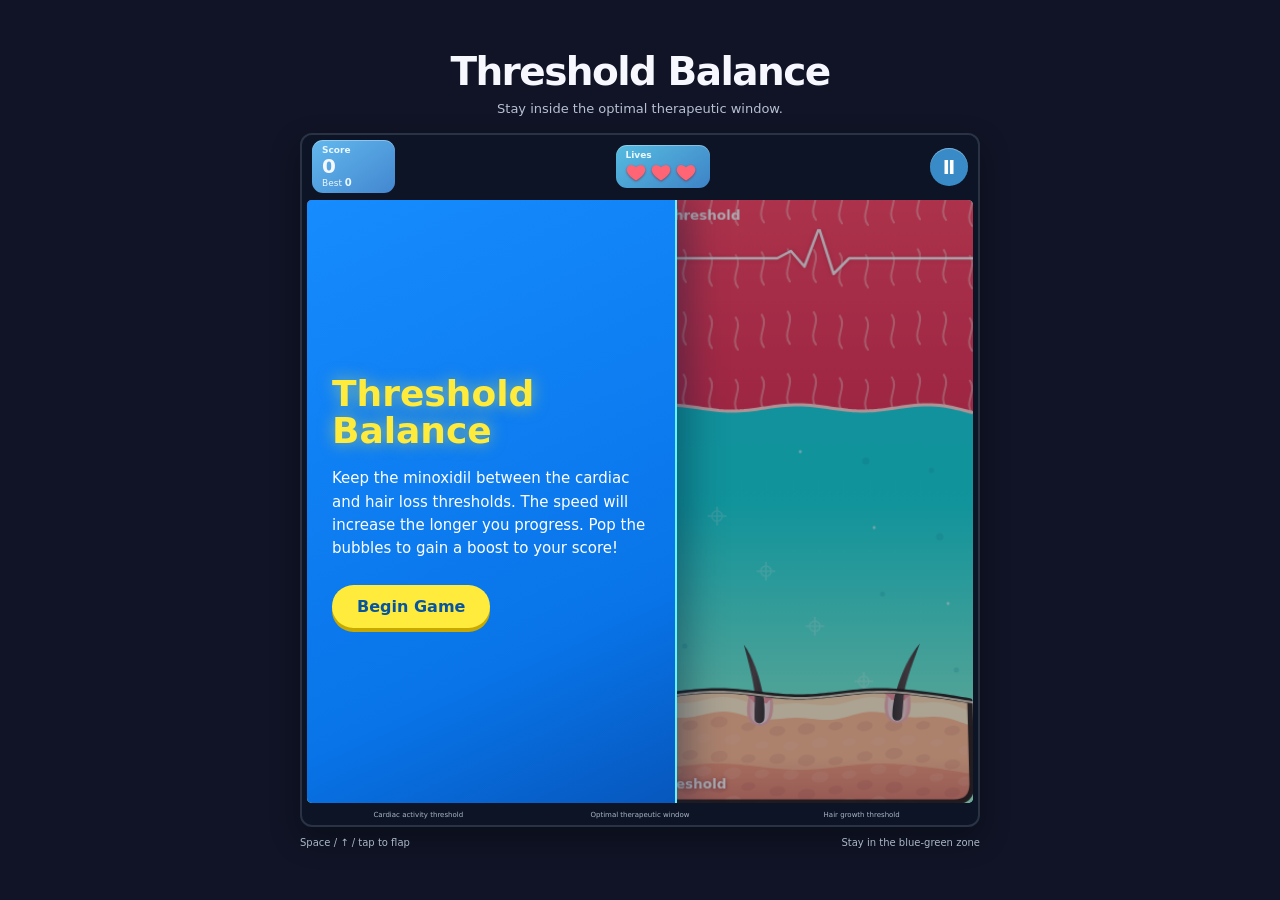
<file: index.html>
<!doctype html>
<html lang="en">
<head>
  <meta charset="UTF-8">
  <meta name="viewport" content="width=device-width, initial-scale=1.0">
  <title>Threshold Balance</title>
  <link rel="stylesheet" href="style.css">
</head>
<body>
  <main class="app">
    <header class="page-heading">
      <h1>Threshold Balance</h1>
      <p>Stay inside the optimal therapeutic window.</p>
    </header>

    <section class="device">
      <div class="game-topbar">
        <div class="score-card">
          <span>Score</span>
          <strong id="score">0</strong>
          <small>Best <b id="best">0</b></small>
        </div>
        <div class="lives-card">
          <span>Lives</span>
          <strong id="lives" aria-label="3 lives"></strong>
        </div>
        <button id="pause-button" class="pause-button" aria-label="Pause game">Ⅱ</button>
      </div>

      <div class="playfield">
        <canvas id="game" width="640" height="580" aria-label="Threshold Balance game area"></canvas>
        <div class="start-menu" id="start-menu">
          <div class="start-menu-panel">
            <h2>Threshold Balance</h2>
            <p>Keep the minoxidil between the cardiac and hair loss thresholds. The speed will increase the longer you progress. Pop the bubbles to gain a boost to your score!</p>
            <button id="start-button">Begin Game</button>
          </div>
        </div>
        <div class="overlay hidden" id="overlay">
          <div class="overlay-panel">
            <h2 id="overlay-title">Threshold crossed</h2>
            <p id="overlay-copy"></p>
            <button id="restart-button">Try again</button>
          </div>
        </div>
        <div class="paused-tag" id="paused-tag">PAUSED</div>
      </div>
      <div class="device-caption">
        <span>Cardiac activity threshold</span>
        <span>Optimal therapeutic window</span>
        <span>Hair growth threshold</span>
      </div>
    </section>
    <footer>
      <span>Space / ↑ / tap to flap</span>
      <span>Stay in the blue-green zone</span>
    </footer>
  </main>
  <script src="game.js"></script>
</body>
</html>
</file>
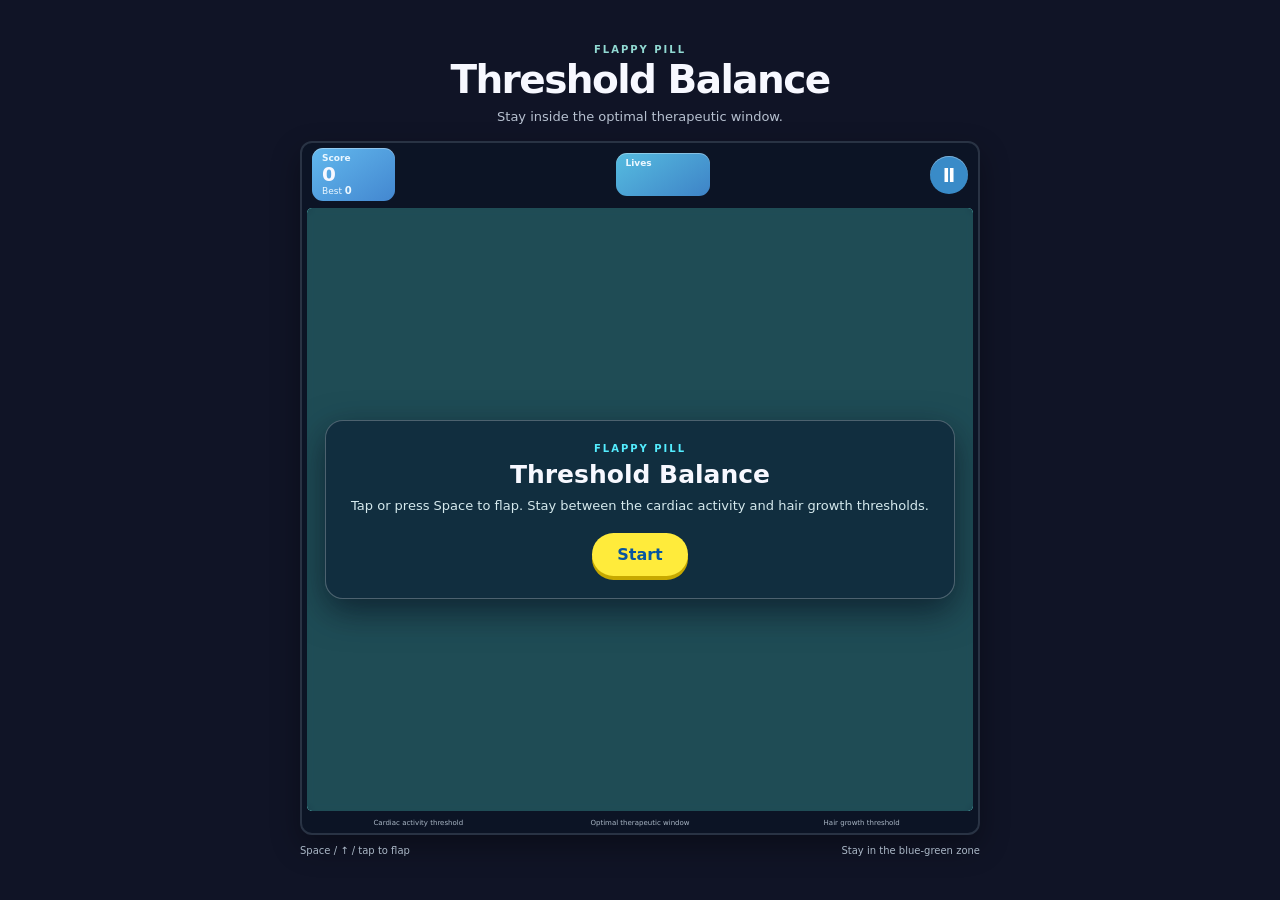
<file: Threshold Game File.html>
<!doctype html>
<html lang="en">
<head>
  <meta charset="UTF-8">
  <meta name="viewport" content="width=device-width, initial-scale=1.0">
  <title>Threshold Balance — Flappy Pill</title>
  <link rel="stylesheet" href="style.css">
</head>
<body>
  <main class="app">
    <header class="page-heading">
      <p class="eyebrow">Flappy Pill</p>
      <h1>Threshold Balance</h1>
      <p>Stay inside the optimal therapeutic window.</p>
    </header>

    <section class="device">
      <div class="game-topbar">
        <div class="score-card">
          <span>Score</span>
          <strong id="score">0</strong>
          <small>Best <b id="best">0</b></small>
        </div>
        <div class="lives-card">
          <span>Lives</span>
          <strong id="lives" aria-label="3 lives"></strong>
        </div>
        <button id="pause-button" class="pause-button" aria-label="Pause game">Ⅱ</button>
      </div>

      <div class="playfield">
        <canvas id="game" width="640" height="580" aria-label="Threshold Balance game area"></canvas>
        <div class="overlay" id="overlay">
          <div class="overlay-panel">
            <p class="overlay-kicker">FLAPPY PILL</p>
            <h2 id="overlay-title">Threshold Balance</h2>
            <p id="overlay-copy">Tap or press Space to flap. Stay between the cardiac activity and hair growth thresholds.</p>
            <button id="start-button">Start</button>
          </div>
        </div>
        <div class="paused-tag" id="paused-tag">PAUSED</div>
      </div>
      <div class="device-caption">
        <span>Cardiac activity threshold</span>
        <span>Optimal therapeutic window</span>
        <span>Hair growth threshold</span>
      </div>
    </section>
    <footer>
      <span>Space / ↑ / tap to flap</span>
      <span>Stay in the blue-green zone</span>
    </footer>
  </main>
  <script src="game.js"></script>
</body>
</html>
</file>
<file: style.css>
* { box-sizing: border-box; }
:root {
  font-family: Inter, ui-sans-serif, system-ui, -apple-system, BlinkMacSystemFont, "Segoe UI", sans-serif;
  color: #f7f8ff;
  background: #101426;
}
body { margin: 0; min-height: 100vh; display: grid; place-items: center; padding: 22px 14px; }
.app { width: min(100%, 700px); }
.page-heading { text-align: center; margin: 0 0 17px; }
.eyebrow { color: #91d9d2; text-transform: uppercase; letter-spacing: .2em; font-weight: 800; font-size: 10px; margin: 0 0 5px; }
h1 { font-size: clamp(29px, 7vw, 39px); line-height: 1.05; margin: 0; letter-spacing: -.04em; }
.page-heading p:last-child { color: #b7c1d0; font-size: 13px; margin: 8px 0 0; }
.device { width: min(100%, 680px); margin: auto; border: 2px solid #293344; border-radius: 12px; padding: 5px; background: #0c1425; box-shadow: 0 12px 30px #0005; }
.game-topbar { height: 60px; display: flex; align-items: center; justify-content: space-between; gap: 8px; padding: 2px 5px 8px; }
.score-card, .lives-card { background: linear-gradient(145deg, #62b8ed, #4387d0); box-shadow: inset 0 1px 0 #ffffff55; border-radius: 11px; padding: 5px 10px; min-width: 83px; box-shadow: inset 0 1px 0 #ffffff55; }
.score-card span, .lives-card span { display: block; font-size: 9px; font-weight: 700; color: #eaf7ff; }
.score-card strong { display: inline-block; font-size: 20px; line-height: 1.1; }
.score-card small { display: block; font-size: 9px; color: #eaf7ff; }
.score-card small b { font-size: 10px; }
.lives-card { background: linear-gradient(145deg, #56bce0, #3e83c7); min-width: 94px; }
.lives-card strong { display: flex; align-items: center; gap: 5px; height: 23px; }
.heart { width: 20px; height: 20px; flex: none; display: block; filter: drop-shadow(0 1px 1px #7d2635aa); }
.pause-button { border: 0; width: 38px; height: 38px; border-radius: 50%; background: #398bc8; color: white; font-size: 19px; font-weight: 900; cursor: pointer; box-shadow: inset 0 1px 0 #ffffff55; }
.playfield { position: relative; overflow: hidden; border-radius: 5px; background: #64d7d2; }
canvas { display: block; width: 100%; height: auto; touch-action: manipulation; }
.start-menu { position: absolute; z-index: 3; inset: 0; display: flex; justify-content: flex-start; pointer-events: none; background: #06182a55; }
.start-menu-panel { width: min(370px, 86%); height: 100%; padding: clamp(25px, 5vw, 42px) 25px; display: flex; flex-direction: column; justify-content: center; background: linear-gradient(155deg, #168cff, #0874e8 72%, #0757bd); box-shadow: 12px 0 35px #001b3d66; border-right: 2px solid #65f4ff; pointer-events: auto; animation: menu-slide-in .65s cubic-bezier(.2,.8,.2,1) both; }
@keyframes menu-slide-in { from { transform: translateX(-105%); } to { transform: translateX(0); } }
.start-menu-kicker { color: #d9f2ff; font-size: 10px; font-weight: 900; letter-spacing: .2em; margin: 0 0 10px; }
.start-menu h2 { color: #ffeb3b; text-shadow: 0 0 16px #ffef3b88; font-size: clamp(28px, 5vw, 36px); line-height: 1.05; margin: 0 0 17px; }
.start-menu p:not(.start-menu-kicker) { color: #fff; font-size: 15px; line-height: 1.55; margin: 0 0 25px; }
#start-button { align-self: flex-start; border: 0; border-radius: 999px; padding: 12px 25px; color: #0755a0; background: #ffeb3b; font-weight: 900; cursor: pointer; box-shadow: 0 4px 0 #c7a900; transition: transform .15s, background .15s; }
#start-button:hover { background: #fff477; transform: translateY(-1px); }
.overlay { position: absolute; z-index: 4; inset: 0; display: grid; place-items: center; padding: 18px; background: #071b2bbd; backdrop-filter: blur(3px); }
.overlay.hidden { display: none; }
.overlay-panel { width: 100%; text-align: center; background: #10283bd9; border: 1px solid #ffffff40; border-radius: 18px; padding: 22px 17px; box-shadow: 0 12px 35px #0018; }
.overlay-kicker { color: #54edff; font-size: 10px; font-weight: 900; letter-spacing: .2em; margin: 0 0 7px; }
.overlay h2 { font-size: 25px; line-height: 1.1; margin: 0 0 9px; }
.overlay p:not(.overlay-kicker) { color: #d5e9ed; font-size: 13px; line-height: 1.45; margin: 0 0 17px; }
button { font: inherit; }
#restart-button { border: 0; border-radius: 999px; padding: 11px 25px; color: #10283b; background: linear-gradient(135deg, #ff7180, #e9435c); color: white; box-shadow: 0 0 14px #ff526655; font-weight: 900; cursor: pointer; }
#restart-button:hover { background: #ff8bea; }
@media (prefers-reduced-motion: reduce) { .start-menu-panel { animation: none; } }
.paused-tag { display: none; position: absolute; top: 50%; left: 50%; transform: translate(-50%,-50%); border-radius: 99px; padding: 8px 16px; color: white; background: #122b43d9; font-weight: 900; letter-spacing: .14em; }
.paused-tag.visible { display: block; }
.device-caption { display: flex; justify-content: space-between; gap: 3px; padding: 8px 2px 1px; color: #aab7c6; font-size: 7px; text-align: center; }
.device-caption span { flex: 1; }
footer { width: min(100%, 680px); margin: 10px auto 0; display: flex; justify-content: space-between; gap: 8px; color: #aab7c6; font-size: 10px; }
</file>
